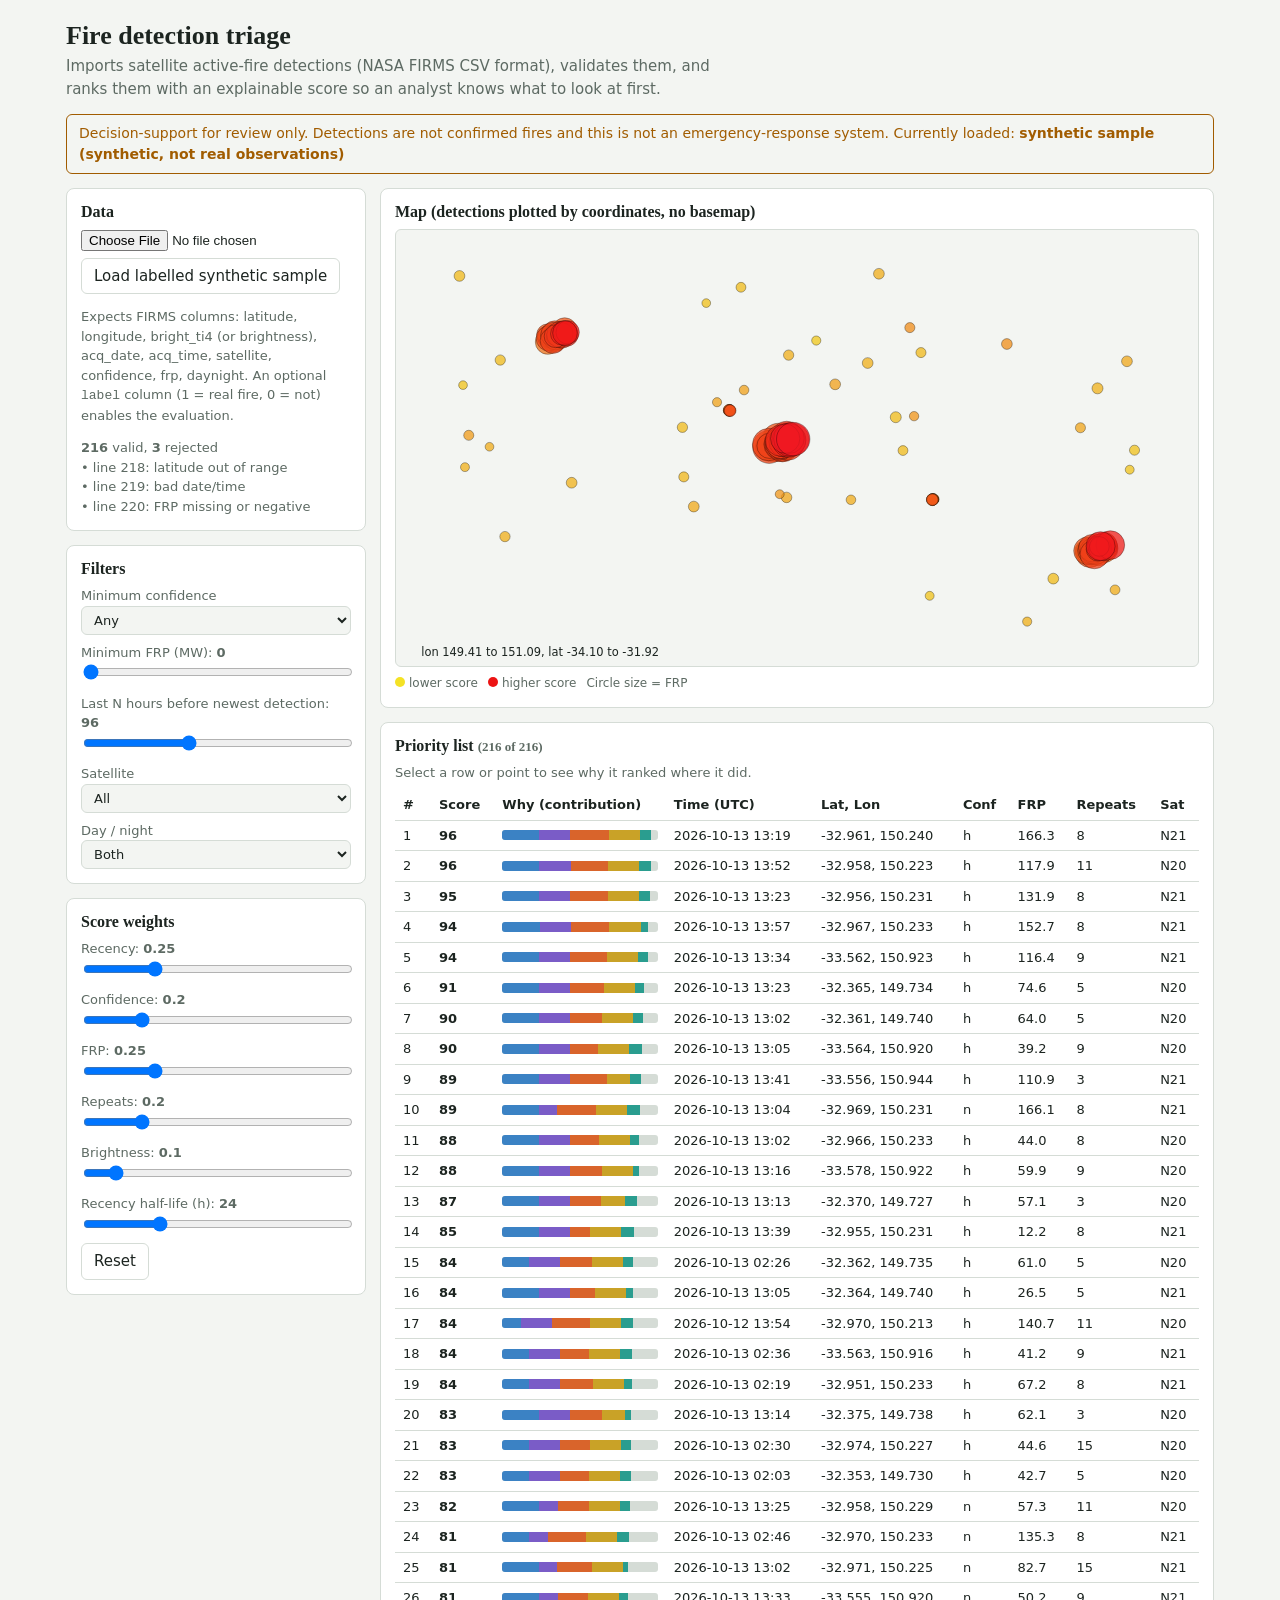
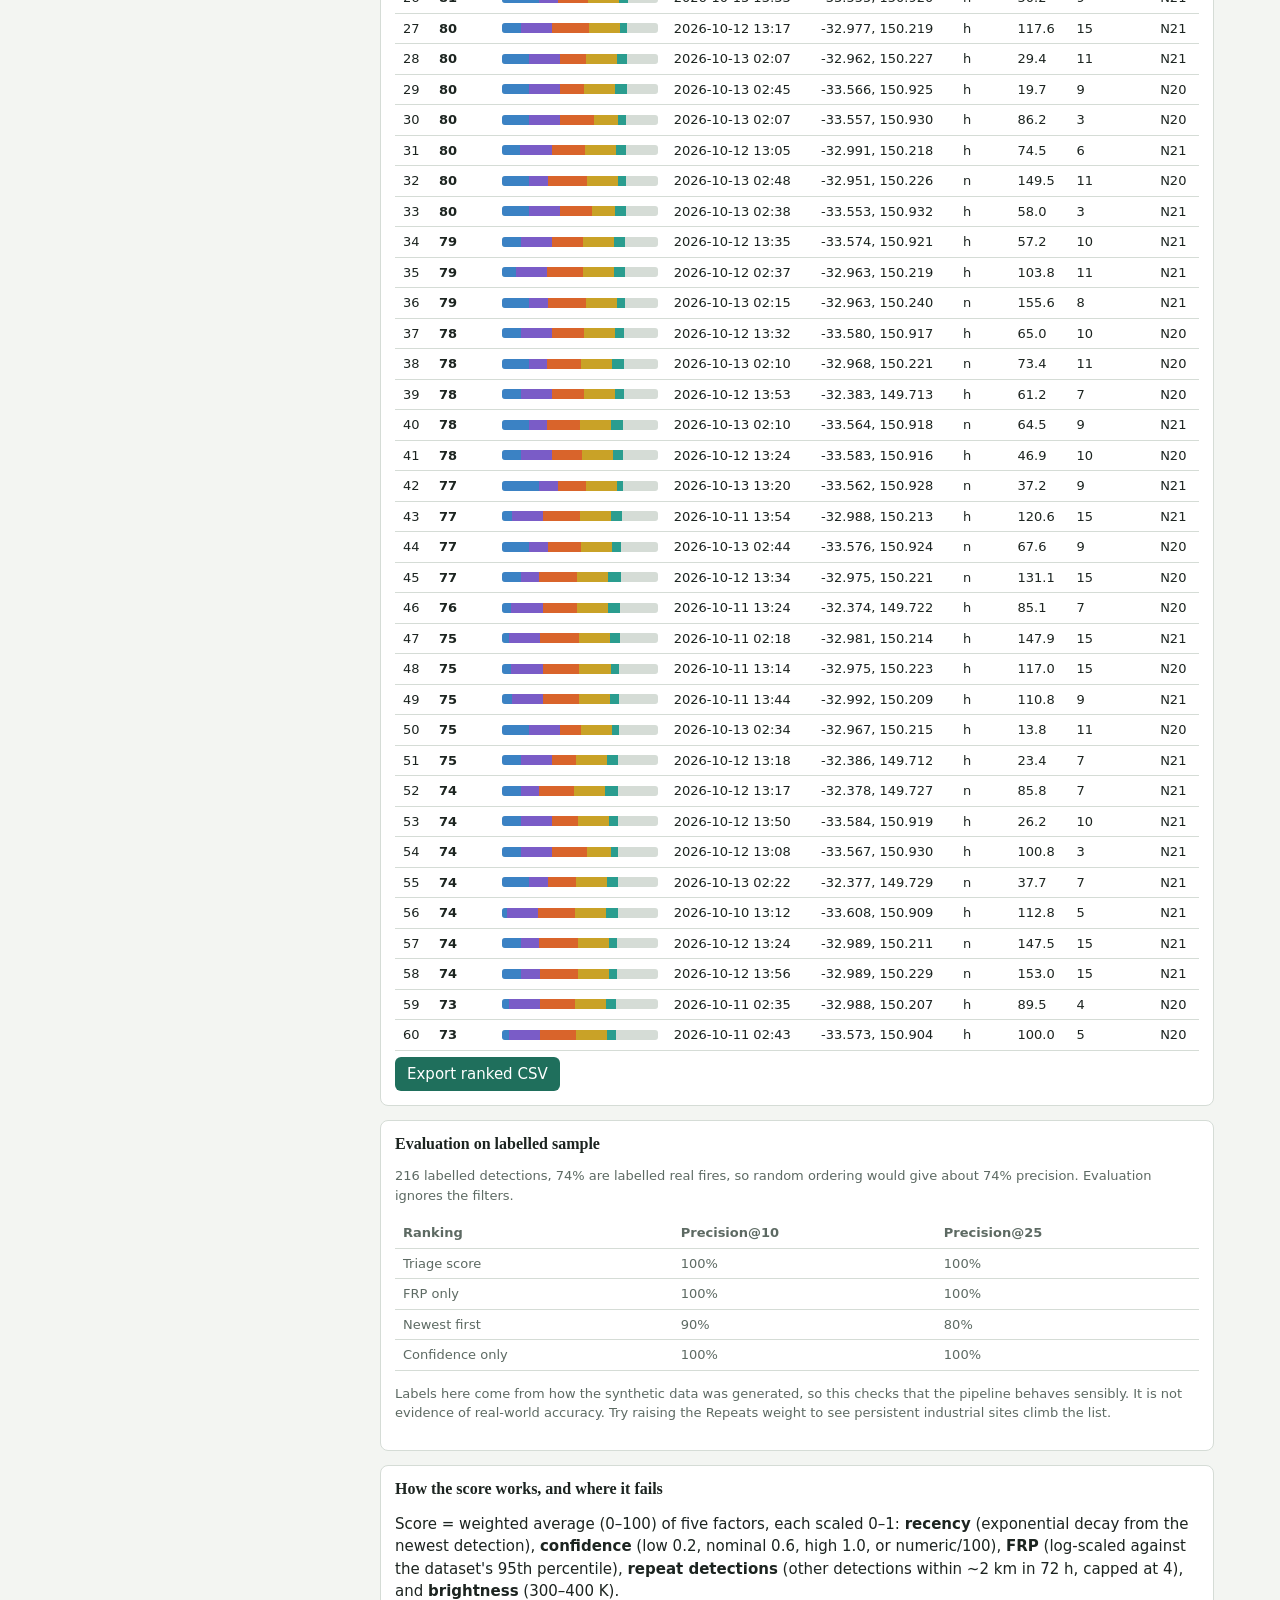
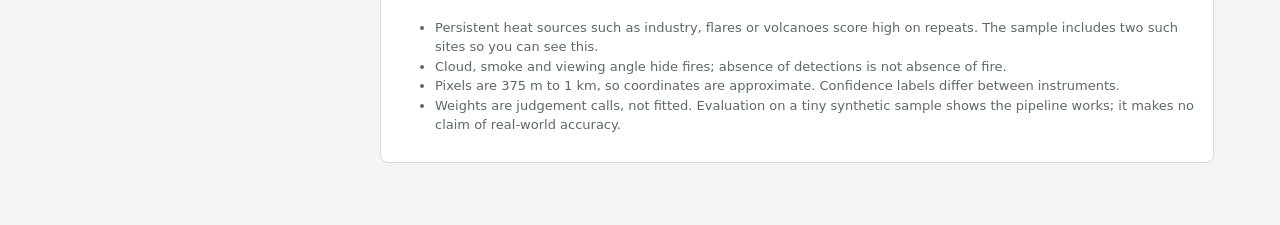
<file: prototype/fire-triage.html>
<!doctype html>
<html lang="en"><head><meta charset="utf-8">
<meta name="viewport" content="width=device-width, initial-scale=1, viewport-fit=cover">
<title>Fire detection triage</title>
<style>
:root{--bg:#f3f5f2;--fg:#1c2420;--mut:#5d6a63;--card:#fff;--bd:#d5dcd6;--ac:#1f6f5c;--warn:#a15c00;box-sizing:border-box;padding-top:env(safe-area-inset-top,0px);padding-bottom:env(safe-area-inset-bottom,0px)}
@media (prefers-color-scheme:dark){:root:not([data-theme="light"]){--bg:#121815;--fg:#e4ebe6;--mut:#92a199;--card:#1a221e;--bd:#2f3b35;--ac:#4fc3a1;--warn:#e0a040}}
:root[data-theme="dark"]{--bg:#121815;--fg:#e4ebe6;--mut:#92a199;--card:#1a221e;--bd:#2f3b35;--ac:#4fc3a1;--warn:#e0a040}
*{box-sizing:border-box}html{scroll-padding-top:env(safe-area-inset-top,0px)}
body{margin:0;background:var(--bg);color:var(--fg);font:15px/1.5 "Source Sans 3",system-ui,sans-serif}
main{max-width:1180px;margin:0 auto;padding:20px 16px 48px}
h1{font:600 26px/1.2 Georgia,serif;margin:0 0 4px}h2{font:600 16px Georgia,serif;margin:0 0 8px}
.sub{color:var(--mut);margin:0 0 14px;max-width:70ch}
.banner{border:1px solid var(--warn);color:var(--warn);padding:8px 12px;border-radius:6px;margin-bottom:14px;font-size:14px}
.grid{display:grid;grid-template-columns:300px 1fr;gap:14px}
@media(max-width:860px){.grid{grid-template-columns:1fr}}
.card{background:var(--card);border:1px solid var(--bd);border-radius:8px;padding:14px;margin-bottom:14px}
label{display:block;font-size:13px;color:var(--mut);margin-top:8px}
select,input[type=number],textarea,button{font:inherit;color:var(--fg);background:var(--bg);border:1px solid var(--bd);border-radius:6px;padding:5px 8px;width:100%}
input[type=range]{width:100%}
button{cursor:pointer;width:auto;background:var(--ac);color:#fff;border:0;padding:6px 12px;margin:6px 6px 0 0}
button.alt{background:transparent;color:var(--fg);border:1px solid var(--bd)}
.wrap{overflow-x:auto}table{border-collapse:collapse;width:100%;font-size:13px}
th,td{padding:5px 8px;border-bottom:1px solid var(--bd);text-align:left;white-space:nowrap}
tr.r{cursor:pointer}tr.r:hover,tr.sel{background:color-mix(in srgb,var(--ac) 14%,transparent)}
.bar{display:flex;height:10px;border-radius:3px;overflow:hidden;min-width:120px;background:var(--bd)}
.bar i{display:block}
svg{width:100%;height:auto;background:var(--bg);border:1px solid var(--bd);border-radius:6px}
.mut{color:var(--mut);font-size:13px}.pill{display:inline-block;padding:0 6px;border-radius:9px;border:1px solid var(--bd);font-size:12px;margin-right:4px}
.lg span{display:inline-block;margin-right:10px;font-size:12px}.lg b{display:inline-block;width:10px;height:10px;border-radius:50%;margin-right:4px}
:focus-visible{outline:2px solid var(--ac);outline-offset:2px}
</style></head><body><main>
<h1>Fire detection triage</h1>
<p class="sub">Imports satellite active-fire detections (NASA FIRMS CSV format), validates them, and ranks them with an explainable score so an analyst knows what to look at first.</p>
<div class="banner">Decision-support for review only. Detections are not confirmed fires and this is not an emergency-response system. Currently loaded: <b id="src"></b></div>
<div class="grid"><aside>
 <div class="card"><h2>Data</h2>
  <input type="file" id="file" accept=".csv,text/csv" aria-label="Upload CSV">
  <button id="bSyn" class="alt">Load labelled synthetic sample</button>
  <p class="mut">Expects FIRMS columns: latitude, longitude, bright_ti4 (or brightness), acq_date, acq_time, satellite, confidence, frp, daynight. An optional <code>label</code> column (1 = real fire, 0 = not) enables the evaluation.</p>
  <div id="val" class="mut"></div></div>
 <div class="card"><h2>Filters</h2>
  <label>Minimum confidence<select id="fConf"><option value="0">Any</option><option value="0.5">Nominal or higher</option><option value="0.8">High only</option></select></label>
  <label>Minimum FRP (MW): <b id="vF">0</b><input type="range" id="fFrp" min="0" max="50" value="0"></label>
  <label>Last N hours before newest detection: <b id="vT">96</b><input type="range" id="fT" min="6" max="240" value="96"></label>
  <label>Satellite<select id="fSat"></select></label>
  <label>Day / night<select id="fDn"><option value="">Both</option><option>D</option><option>N</option></select></label></div>
 <div class="card"><h2>Score weights</h2><div id="ws"></div>
  <label>Recency half-life (h): <b id="vH">24</b><input type="range" id="hl" min="6" max="72" value="24"></label>
  <button id="bRst" class="alt">Reset</button></div>
</aside><section>
 <div class="card"><h2>Map (detections plotted by coordinates, no basemap)</h2><svg id="map" viewBox="0 0 700 380" role="img" aria-label="Scatter map of detections"></svg>
  <div class="lg mut"><span><b style="background:hsl(55,90%,55%)"></b>lower score</span><span><b style="background:hsl(0,85%,50%)"></b>higher score</span><span>Circle size = FRP</span></div></div>
 <div class="card"><h2>Priority list <span id="cnt" class="mut"></span></h2>
  <div id="detail" class="mut" style="margin-bottom:8px">Select a row or point to see why it ranked where it did.</div>
  <div class="wrap"><table><thead><tr><th>#</th><th>Score</th><th>Why (contribution)</th><th>Time (UTC)</th><th>Lat, Lon</th><th>Conf</th><th>FRP</th><th>Repeats</th><th>Sat</th></tr></thead><tbody id="tb"></tbody></table></div>
  <button id="bExp">Export ranked CSV</button></div>
 <div class="card"><h2>Evaluation on labelled sample</h2><div id="ev" class="mut"></div></div>
 <div class="card"><h2>How the score works, and where it fails</h2>
  <p>Score = weighted average (0–100) of five factors, each scaled 0–1: <b>recency</b> (exponential decay from the newest detection), <b>confidence</b> (low 0.2, nominal 0.6, high 1.0, or numeric/100), <b>FRP</b> (log-scaled against the dataset's 95th percentile), <b>repeat detections</b> (other detections within ~2 km in 72 h, capped at 4), and <b>brightness</b> (300–400 K).</p>
  <ul class="mut"><li>Persistent heat sources such as industry, flares or volcanoes score high on repeats. The sample includes two such sites so you can see this.</li>
  <li>Cloud, smoke and viewing angle hide fires; absence of detections is not absence of fire.</li>
  <li>Pixels are 375 m to 1 km, so coordinates are approximate. Confidence labels differ between instruments.</li>
  <li>Weights are judgement calls, not fitted. Evaluation on a tiny synthetic sample shows the pipeline works; it makes no claim of real-world accuracy.</li></ul></div>
</section></div></main>
<script>
const $=s=>document.querySelector(s),W0={rec:.25,conf:.2,frp:.25,rep:.2,bt:.1},NM={rec:"Recency",conf:"Confidence",frp:"FRP",rep:"Repeats",bt:"Brightness"},COL={rec:"#3b82c4",conf:"#7a5cc7",frp:"#d9642b",rep:"#c9a227",bt:"#2a9d8f"};
let W={...W0},rows=[],all=[],sel=null,srcName="";
function rng(s){return()=>(s=(s*1664525+1013904223)>>>0)/4294967296}
function synth(){const r=rng(11),o=["latitude,longitude,bright_ti4,acq_date,acq_time,satellite,confidence,frp,daynight,label"],b=Date.UTC(2026,9,10),pr=n=>String(n).padStart(2,"0");
 const add=(la,lo,bt,t,sat,c,f,l)=>{const d=new Date(t);o.push([la.toFixed(4),lo.toFixed(4),bt.toFixed(1),d.toISOString().slice(0,10),pr(d.getUTCHours())+pr(d.getUTCMinutes()),sat,c,f.toFixed(1),d.getUTCHours()>=10&&d.getUTCHours()<22?"N":"D",l].join(","))};
 [[-33,150.2,3],[-33.6,150.9,2],[-32.4,149.7,1.5]].forEach(([la,lo,k])=>{for(let d=0;d<4;d++)for(const h of[2,13])for(let i=0;i<Math.ceil(3*k);i++)add(la+d*.012+(r()-.5)*.03,lo+d*.01+(r()-.5)*.03,335+r()*50,b+d*864e5+h*36e5+r()*36e5,r()<.5?"N20":"N21",r()<.6?"h":"n",8+r()*55*k,1)});
 for(let i=0;i<40;i++)add(-34+r()*2,149.5+r()*1.5,300+r()*25,b+r()*4*864e5,"Suomi NPP",r()<.7?"l":"n",.5+r()*3.5,0);
 [[-33.3,150.55],[-32.8,150.1]].forEach(([la,lo])=>{for(let i=0;i<8;i++)add(la+(r()-.5)*.004,lo+(r()-.5)*.004,328+r()*6,b+(i%4)*864e5+(i<4?2:13)*36e5,"N20","n",3+r()*3,0)});
 o.push("123.4,150.1,340,2026-10-11,0230,N20,h,20,D,0","-33.1,150.2,340,11/10/2026,0230,N20,h,20,D,0","-33.1,150.2,340,2026-10-11,0230,N20,h,-5,D,0");
 return o.join("\n")}
function parse(txt,name){srcName=name;const L=txt.trim().split(/\r?\n/),H=L[0].toLowerCase().split(",").map(s=>s.trim()),ix=k=>H.indexOf(k);
 const need=["latitude","longitude","acq_date","acq_time","confidence","frp"],miss=need.filter(k=>ix(k)<0);
 if(ix("bright_ti4")<0&&ix("brightness")<0)miss.push("bright_ti4/brightness");
 const bad=[];rows=[];if(miss.length){$("#val").innerHTML="<b style='color:var(--warn)'>Missing columns: "+miss.join(", ")+"</b>";all=[];render();return}
 L.slice(1).forEach((ln,i)=>{if(!ln.trim())return;const c=ln.split(",").map(s=>s.trim()),g=k=>c[ix(k)],e=[];
  const la=+g("latitude"),lo=+g("longitude"),fr=+g("frp"),bt=+(g("bright_ti4")??g("brightness")),ds=g("acq_date"),tm=(g("acq_time")||"").padStart(4,"0");
  if(!(la>=-90&&la<=90))e.push("latitude out of range");if(!(lo>=-180&&lo<=180))e.push("longitude out of range");
  if(!/^\d{4}-\d{2}-\d{2}$/.test(ds)||!/^([01]\d|2[0-3])[0-5]\d$/.test(tm))e.push("bad date/time");
  if(!(fr>=0))e.push("FRP missing or negative");if(!(bt>=200&&bt<=500))e.push("brightness implausible");
  let cf=(g("confidence")||"").toLowerCase(),cn=cf[0]=="l"?.2:cf[0]=="n"?.6:cf[0]=="h"?1:+cf/100;if(!(cn>=0&&cn<=1))e.push("confidence not l/n/h or 0–100");
  if(e.length){bad.push(`line ${i+2}: ${e.join("; ")}`);return}
  rows.push({id:rows.length+1,lat:la,lon:lo,t:Date.parse(ds+"T"+tm.slice(0,2)+":"+tm.slice(2)+":00Z"),cn,cl:g("confidence"),frp:fr,bt,sat:g("satellite")||"?",dn:g("daynight")||"",label:ix("label")>=0&&g("label")!==""?+g("label"):null})});
 $("#val").innerHTML=`<b>${rows.length}</b> valid, <b>${bad.length}</b> rejected`+(bad.length?"<br>"+bad.map(x=>"• "+x).join("<br>"):"");
 all=rows;const sats=[...new Set(rows.map(r=>r.sat))];$("#fSat").innerHTML="<option value=''>All</option>"+sats.map(s=>`<option>${s}</option>`).join("");sel=null;score();render()}
function score(){if(!all.length)return;const ref=Math.max(...all.map(r=>r.t)),hl=+$("#hl").value,fs=all.map(r=>r.frp).sort((a,b)=>a-b),p95=fs[Math.floor(.95*(fs.length-1))]||1,cells={};
 all.forEach(r=>{r.k=Math.round(r.lat/.02)+"_"+Math.round(r.lon/.02);(cells[r.k]=cells[r.k]||[]).push(r)});
 all.forEach(r=>{const n=cells[r.k].filter(o=>o!==r&&Math.abs(o.t-r.t)<=72*36e5).length;r.rp=n;
  r.f={rec:Math.pow(.5,(ref-r.t)/36e5/hl),conf:r.cn,frp:Math.min(1,Math.log1p(r.frp)/Math.log1p(p95)),rep:Math.min(1,n/4),bt:Math.max(0,Math.min(1,(r.bt-300)/100))};
  const sw=Object.values(W).reduce((a,b)=>a+b,0)||1;r.c={};let s=0;for(const k in W){r.c[k]=100*W[k]*r.f[k]/sw;s+=r.c[k]}r.s=s});all.ref=ref}
function filt(){const c=+$("#fConf").value,f=+$("#fFrp").value,t=+$("#fT").value,s=$("#fSat").value,d=$("#fDn").value;
 return all.filter(r=>r.cn>=c&&r.frp>=f&&(all.ref-r.t)/36e5<=t&&(!s||r.sat==s)&&(!d||r.dn==d)).sort((a,b)=>b.s-a.s)}
const bar=r=>`<div class="bar" title="${Object.keys(NM).map(k=>NM[k]+" "+r.c[k].toFixed(1)).join(", ")}">${Object.keys(NM).map(k=>`<i style="width:${r.c[k]}%;background:${COL[k]}"></i>`).join("")}</div>`;
function render(){$("#src").textContent=srcName+(srcName.includes("synthetic")?" (synthetic, not real observations)":"");
 $("#vF").textContent=$("#fFrp").value;$("#vT").textContent=$("#fT").value;$("#vH").textContent=$("#hl").value;
 const f=filt();$("#cnt").textContent=`(${f.length} of ${all.length})`;
 $("#tb").innerHTML=f.slice(0,60).map((r,i)=>`<tr class="r ${r===sel?"sel":""}" data-i="${r.id}"><td>${i+1}</td><td><b>${r.s.toFixed(0)}</b></td><td>${bar(r)}</td><td>${new Date(r.t).toISOString().slice(0,16).replace("T"," ")}</td><td>${r.lat.toFixed(3)}, ${r.lon.toFixed(3)}</td><td>${r.cl}</td><td>${r.frp.toFixed(1)}</td><td>${r.rp}</td><td>${r.sat}</td></tr>`).join("")||"<tr><td colspan=9>No detections match. Loosen the filters or load data.</td></tr>";
 const m=$("#map");if(!f.length){m.innerHTML="";evalu();return}
 const la=f.map(r=>r.lat),lo=f.map(r=>r.lon),a=Math.min(...la),b=Math.max(...la),c=Math.min(...lo),d=Math.max(...lo),px=(d-c||1)*.06,py=(b-a||1)*.06,x0=c-px,x1=d+px,y0=a-py,y1=b+py;
 const X=v=>20+(v-x0)/(x1-x0)*660,Y=v=>360-(v-y0)/(y1-y0)*340;
 m.innerHTML=`<text x="22" y="372" font-size="10" fill="currentColor">lon ${x0.toFixed(2)} to ${x1.toFixed(2)}, lat ${y0.toFixed(2)} to ${y1.toFixed(2)}</text>`+[...f].reverse().map(r=>`<circle data-i="${r.id}" cx="${X(r.lon).toFixed(1)}" cy="${Y(r.lat).toFixed(1)}" r="${(3+Math.sqrt(r.frp)*.9).toFixed(1)}" fill="hsl(${55-r.s*.6},88%,52%)" fill-opacity=".75" stroke="${r===sel?"#fff":"#0006"}" stroke-width="${r===sel?3:.7}" style="cursor:pointer"><title>score ${r.s.toFixed(0)}, FRP ${r.frp.toFixed(1)}</title></circle>`).join("");
 const dt=$("#detail");dt.innerHTML=sel?`<b>Score ${sel.s.toFixed(1)}</b> at ${sel.lat.toFixed(3)}, ${sel.lon.toFixed(3)}: `+Object.keys(NM).map(k=>`<span class="pill" style="border-color:${COL[k]}">${NM[k]} ${(sel.f[k]).toFixed(2)} → +${sel.c[k].toFixed(1)}</span>`).join(""):"Select a row or point to see why it ranked where it did.";
 evalu()}
function evalu(){const L=all.filter(r=>r.label!==null);if(L.length<20){$("#ev").textContent="Needs a label column (1 = real fire, 0 = not) in the loaded CSV.";return}
 const prev=L.reduce((a,r)=>a+r.label,0)/L.length,pk=(fn,k)=>{const t=[...L].sort((a,b)=>fn(b)-fn(a)).slice(0,k);return t.reduce((a,r)=>a+r.label,0)/k};
 const M=[["Triage score",r=>r.s],["FRP only",r=>r.frp],["Newest first",r=>r.t],["Confidence only",r=>r.cn+r.frp*1e-6]];
 $("#ev").innerHTML=`<p>${L.length} labelled detections, ${(prev*100).toFixed(0)}% are labelled real fires, so random ordering would give about ${(prev*100).toFixed(0)}% precision. Evaluation ignores the filters.</p><div class="wrap"><table><tr><th>Ranking</th><th>Precision@10</th><th>Precision@25</th></tr>${M.map(([n,fn])=>`<tr><td>${n}</td><td>${(pk(fn,10)*100).toFixed(0)}%</td><td>${(pk(fn,25)*100).toFixed(0)}%</td></tr>`).join("")}</table></div><p>Labels here come from how the synthetic data was generated, so this checks that the pipeline behaves sensibly. It is not evidence of real-world accuracy. Try raising the Repeats weight to see persistent industrial sites climb the list.</p>`}
$("#ws").innerHTML=Object.keys(NM).map(k=>`<label>${NM[k]}: <b id="w_${k}">${W[k]}</b><input type="range" min="0" max="1" step=".05" value="${W[k]}" data-w="${k}"></label>`).join("");
document.addEventListener("input",e=>{const k=e.target.dataset.w;if(k){W[k]=+e.target.value;$("#w_"+k).textContent=W[k];score()}if(e.target.closest("aside"))render()});
document.addEventListener("change",e=>{if(e.target.closest("aside"))render()});
document.addEventListener("click",e=>{const t=e.target.closest("[data-i]");if(t){sel=all.find(r=>r.id==t.dataset.i);render()}});
$("#bRst").onclick=()=>{W={...W0};$("#hl").value=24;document.querySelectorAll("[data-w]").forEach(i=>{i.value=W[i.dataset.w];$("#w_"+i.dataset.w).textContent=W[i.dataset.w]});score();render()};
$("#bSyn").onclick=()=>parse(synth(),"synthetic sample");
$("#file").onchange=e=>{const f=e.target.files[0];if(f)f.text().then(t=>parse(t,f.name))};
$("#bExp").onclick=()=>{const f=filt(),h="rank,score,latitude,longitude,time_utc,confidence,frp,repeats,satellite,"+Object.keys(NM).join("_pts,")+"_pts\n",b=f.map((r,i)=>[i+1,r.s.toFixed(1),r.lat,r.lon,new Date(r.t).toISOString(),r.cl,r.frp,r.rp,r.sat,...Object.keys(NM).map(k=>r.c[k].toFixed(1))].join(",")).join("\n");
 const u=URL.createObjectURL(new Blob([h+b],{type:"text/csv"})),a=document.createElement("a");a.href=u;a.download="ranked_detections.csv";a.click()};
parse(synth(),"synthetic sample");
</script></body></html>
</file>
